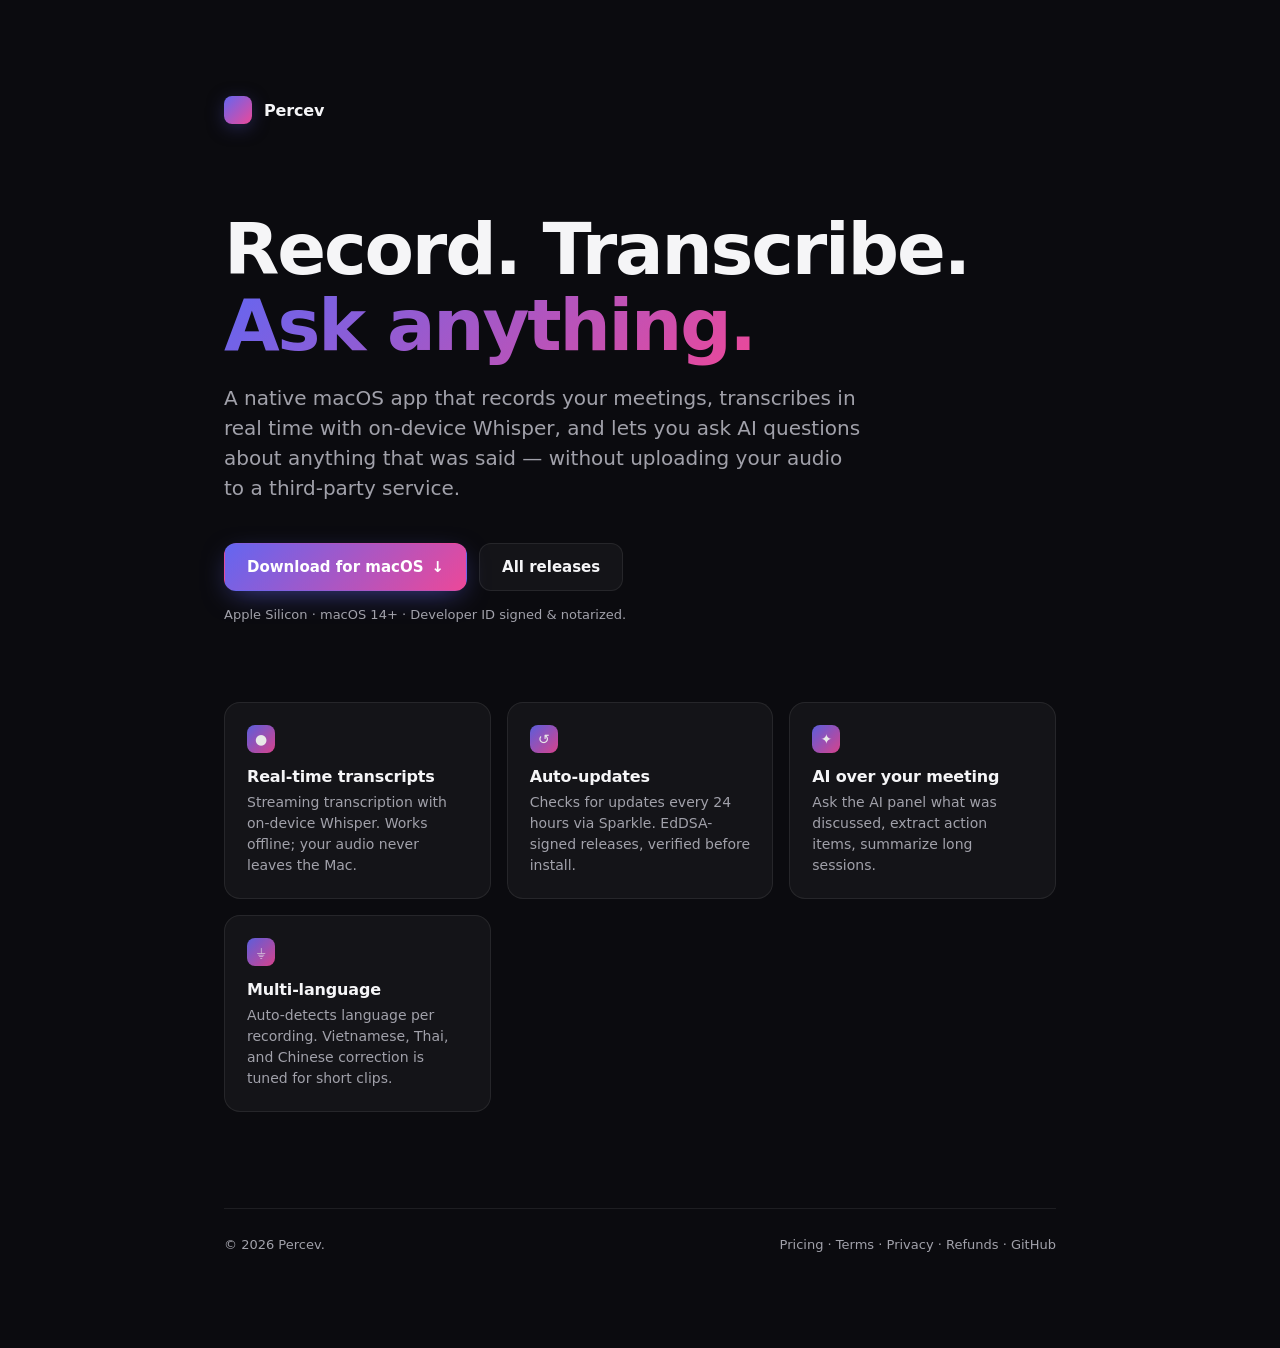
<file: index.html>
<!doctype html>
<html lang="en">
<head>
  <meta charset="utf-8" />
  <meta name="viewport" content="width=device-width, initial-scale=1" />
  <title>Percev — Meeting recording, transcription & AI for macOS</title>
  <meta name="description" content="Percev records your meetings, transcribes them in real time, and lets you ask AI questions about what was said. A native macOS app." />
  <meta property="og:title" content="Percev" />
  <meta property="og:description" content="Meeting recording, transcription & AI — native on macOS." />
  <meta property="og:url" content="https://percev.app/" />
  <meta name="theme-color" content="#0b0b0f" />
  <link rel="icon" type="image/svg+xml" href="data:image/svg+xml,%3Csvg xmlns='http://www.w3.org/2000/svg' viewBox='0 0 64 64'%3E%3Cdefs%3E%3ClinearGradient id='g' x1='0' y1='0' x2='1' y2='1'%3E%3Cstop offset='0' stop-color='%236366f1'/%3E%3Cstop offset='1' stop-color='%23ec4899'/%3E%3C/linearGradient%3E%3C/defs%3E%3Ccircle cx='32' cy='32' r='30' fill='url(%23g)'/%3E%3Cpath d='M18 40 Q26 16 32 32 T46 24' stroke='white' stroke-width='4' fill='none' stroke-linecap='round'/%3E%3C/svg%3E" />
  <style>
    :root {
      --bg: #0b0b0f;
      --fg: #f5f5f7;
      --muted: #a1a1aa;
      --accent: #6366f1;
      --accent-2: #ec4899;
      --card: rgba(255,255,255,0.04);
      --border: rgba(255,255,255,0.08);
    }
    * { box-sizing: border-box; }
    html, body {
      margin: 0;
      padding: 0;
      background: var(--bg);
      color: var(--fg);
      font-family: -apple-system, BlinkMacSystemFont, "SF Pro Display", "SF Pro Text", "Inter", system-ui, sans-serif;
      -webkit-font-smoothing: antialiased;
      text-rendering: optimizeLegibility;
    }
    a { color: inherit; text-decoration: none; }
    main {
      max-width: 880px;
      margin: 0 auto;
      padding: 96px 24px 96px;
    }
    @media (max-width: 640px) {
      main { padding: 64px 20px 80px; }
    }
    header.nav {
      display: flex;
      align-items: center;
      gap: 12px;
      margin-bottom: 88px;
      font-weight: 600;
      letter-spacing: -0.01em;
    }
    header.nav .dot {
      width: 28px; height: 28px;
      border-radius: 8px;
      background: linear-gradient(135deg, var(--accent), var(--accent-2));
      box-shadow: 0 4px 20px -4px rgba(99,102,241,0.5);
    }
    h1 {
      font-size: clamp(44px, 7vw, 72px);
      line-height: 1.05;
      letter-spacing: -0.03em;
      margin: 0 0 20px;
      font-weight: 700;
    }
    h1 .gradient {
      background: linear-gradient(135deg, var(--accent), var(--accent-2));
      -webkit-background-clip: text;
      background-clip: text;
      color: transparent;
    }
    .lead {
      font-size: 20px;
      line-height: 1.5;
      color: var(--muted);
      max-width: 640px;
      margin: 0 0 40px;
    }
    .cta-row {
      display: flex;
      flex-wrap: wrap;
      gap: 12px;
      margin-bottom: 16px;
    }
    .btn {
      display: inline-flex;
      align-items: center;
      gap: 8px;
      padding: 14px 22px;
      border-radius: 12px;
      font-weight: 600;
      font-size: 15px;
      transition: transform .08s ease, background .15s ease, border-color .15s ease;
      border: 1px solid transparent;
      user-select: none;
    }
    .btn:active { transform: translateY(1px); }
    .btn-primary {
      background: linear-gradient(135deg, var(--accent), var(--accent-2));
      color: white;
      box-shadow: 0 8px 28px -8px rgba(99,102,241,0.6);
    }
    .btn-primary:hover { filter: brightness(1.08); }
    .btn-secondary {
      background: var(--card);
      border-color: var(--border);
      color: var(--fg);
    }
    .btn-secondary:hover { background: rgba(255,255,255,0.07); }
    .meta {
      font-size: 13px;
      color: var(--muted);
      margin-top: 6px;
    }
    section.features {
      display: grid;
      grid-template-columns: repeat(auto-fit, minmax(240px, 1fr));
      gap: 16px;
      margin: 80px 0 0;
    }
    .card {
      background: var(--card);
      border: 1px solid var(--border);
      border-radius: 16px;
      padding: 22px;
    }
    .card h3 {
      margin: 0 0 6px;
      font-size: 16px;
      font-weight: 600;
      letter-spacing: -0.01em;
    }
    .card p {
      margin: 0;
      font-size: 14px;
      line-height: 1.5;
      color: var(--muted);
    }
    .card .icon {
      width: 28px; height: 28px;
      border-radius: 8px;
      background: linear-gradient(135deg, var(--accent), var(--accent-2));
      opacity: 0.9;
      margin-bottom: 14px;
      display: grid;
      place-items: center;
      color: white;
      font-size: 14px;
    }
    footer {
      margin-top: 96px;
      padding-top: 28px;
      border-top: 1px solid var(--border);
      font-size: 13px;
      color: var(--muted);
      display: flex;
      flex-wrap: wrap;
      gap: 16px;
      justify-content: space-between;
    }
    footer a:hover { color: var(--fg); }
  </style>
</head>
<body>
  <main>
    <header class="nav">
      <div class="dot" aria-hidden="true"></div>
      <span>Percev</span>
    </header>

    <h1>Record. Transcribe. <span class="gradient">Ask anything.</span></h1>

    <p class="lead">
      A native macOS app that records your meetings, transcribes in real time with on-device Whisper, and lets you ask AI questions about anything that was said — without uploading your audio to a third-party service.
    </p>

    <div class="cta-row">
      <a class="btn btn-primary" href="https://github.com/sunfmin/percev.app/releases/latest">
        Download for macOS
        <span aria-hidden="true">↓</span>
      </a>
      <a class="btn btn-secondary" href="https://github.com/sunfmin/percev.app/releases">
        All releases
      </a>
    </div>
    <p class="meta">Apple Silicon · macOS 14+ · Developer ID signed &amp; notarized.</p>

    <section class="features">
      <div class="card">
        <div class="icon" aria-hidden="true">●</div>
        <h3>Real-time transcripts</h3>
        <p>Streaming transcription with on-device Whisper. Works offline; your audio never leaves the Mac.</p>
      </div>
      <div class="card">
        <div class="icon" aria-hidden="true">↺</div>
        <h3>Auto-updates</h3>
        <p>Checks for updates every 24 hours via Sparkle. EdDSA-signed releases, verified before install.</p>
      </div>
      <div class="card">
        <div class="icon" aria-hidden="true">✦</div>
        <h3>AI over your meeting</h3>
        <p>Ask the AI panel what was discussed, extract action items, summarize long sessions.</p>
      </div>
      <div class="card">
        <div class="icon" aria-hidden="true">⏚</div>
        <h3>Multi-language</h3>
        <p>Auto-detects language per recording. Vietnamese, Thai, and Chinese correction is tuned for short clips.</p>
      </div>
    </section>

    <footer>
      <div>© <span id="year">2026</span> Percev.</div>
      <div>
        <a href="/pricing.html">Pricing</a> ·
        <a href="/terms.html">Terms</a> ·
        <a href="/privacy.html">Privacy</a> ·
        <a href="/refund.html">Refunds</a> ·
        <a href="https://github.com/sunfmin/percev.app">GitHub</a>
      </div>
    </footer>
  </main>
  <script>
    document.getElementById('year').textContent = new Date().getFullYear();
  </script>
</body>
</html>
</file>
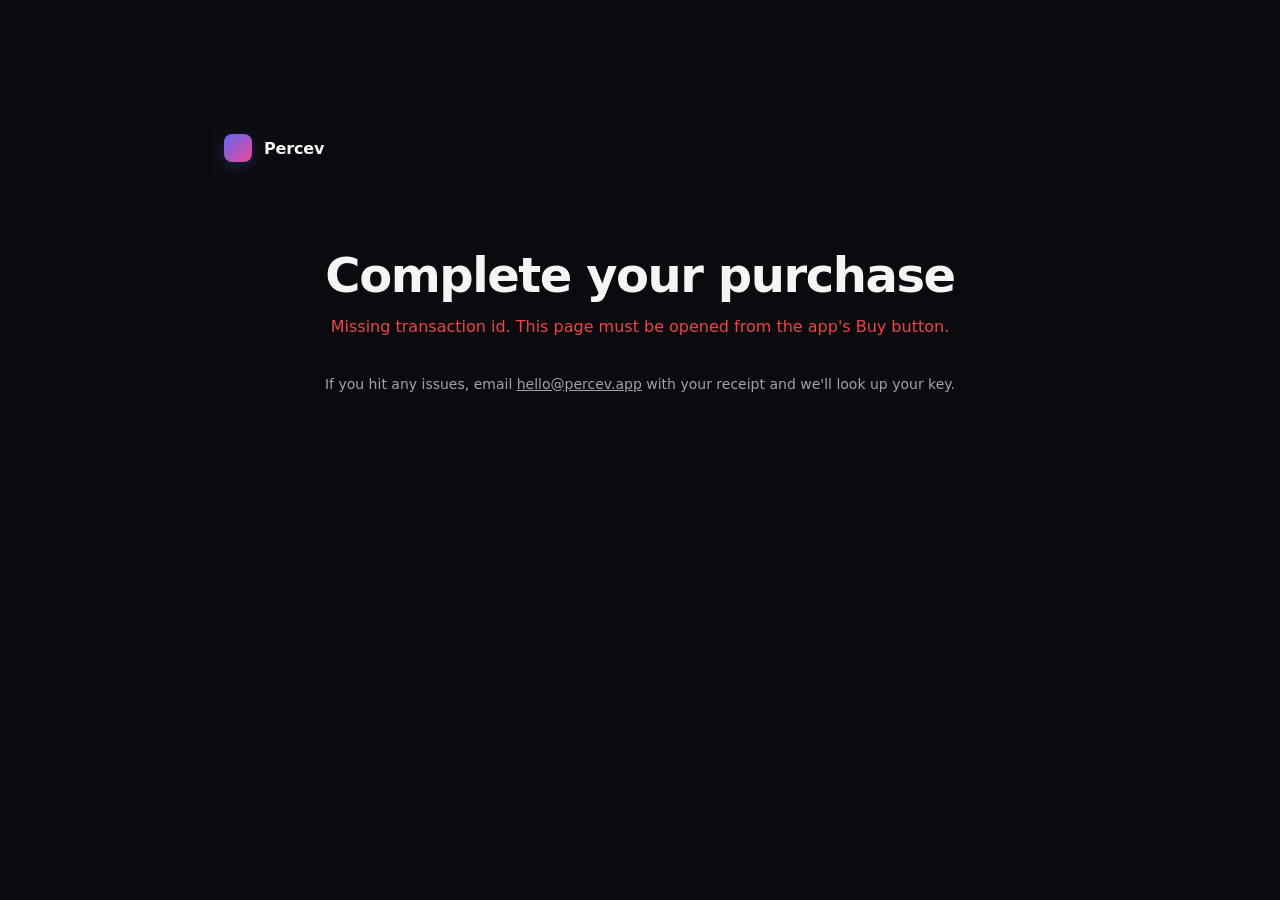
<file: checkout.html>
<!DOCTYPE html>
<html lang="en">
<head>
  <meta charset="utf-8" />
  <meta name="viewport" content="width=device-width, initial-scale=1" />
  <title>Checkout — Percev</title>
  <meta name="robots" content="noindex, nofollow" />
  <link rel="stylesheet" href="style.css" />
  <link rel="icon" href="data:image/svg+xml,%3Csvg xmlns='http://www.w3.org/2000/svg' viewBox='0 0 28 28'%3E%3Crect width='28' height='28' rx='8' fill='%236366f1'/%3E%3C/svg%3E" />
  <style>
    main.checkout { text-align: center; min-height: 60vh; display: flex; flex-direction: column; justify-content: center; }
    .status { font-size: 18px; color: var(--muted); margin: 16px 0 4px; }
    .error { color: #ef4444; margin-top: 16px; }
    .muted-link { color: var(--muted); font-size: 14px; margin-top: 24px; }
    .muted-link a { text-decoration: underline; }

    #successBox { display: none; text-align: left; max-width: 560px; margin: 24px auto 0; }
    #successBox.visible { display: block; }
    #successBox h2 {
      font-size: 28px;
      margin: 0 0 8px;
      background: linear-gradient(135deg, var(--accent), var(--accent-2));
      -webkit-background-clip: text;
      background-clip: text;
      -webkit-text-fill-color: transparent;
    }
    #successBox p { margin: 8px 0; color: var(--muted); }
    #successBox .instructions { margin-top: 20px; font-size: 14px; color: var(--muted); }
    #successBox .instructions strong { color: var(--fg); }

    .keyRow {
      display: flex;
      gap: 8px;
      align-items: stretch;
      margin: 16px 0 4px;
    }
    .keyBox {
      flex: 1;
      font-family: ui-monospace, SFMono-Regular, Menlo, Consolas, monospace;
      font-size: 18px;
      letter-spacing: 0.04em;
      padding: 14px 16px;
      background: var(--card);
      border: 1px solid var(--border);
      border-radius: 8px;
      color: var(--fg);
      word-break: break-all;
      user-select: all;
    }
    .copyBtn {
      flex-shrink: 0;
      padding: 0 18px;
      background: var(--accent);
      color: white;
      border: none;
      border-radius: 8px;
      font-size: 14px;
      font-weight: 600;
      cursor: pointer;
      transition: background 0.15s;
    }
    .copyBtn:hover { background: #4f52d9; }
    .copyBtn.copied { background: #22c55e; }
    .emailHint {
      font-size: 13px;
      color: var(--muted);
      margin-top: 6px;
    }
  </style>
</head>
<body>
  <main class="checkout">
    <header class="nav">
      <a class="home" href="/"><span class="dot"></span><span>Percev</span></a>
    </header>

    <h1 id="heading" style="font-size: clamp(32px, 5vw, 48px); margin: 0;">Complete your purchase</h1>
    <p class="status" id="status">Opening Paddle checkout…</p>
    <p class="error" id="error" hidden></p>

    <section id="successBox" aria-live="polite">
      <h2>You're in. Thanks for supporting Percev.</h2>
      <p>Here's your lifetime license key — save it somewhere safe.</p>
      <div class="keyRow">
        <code class="keyBox" id="licenseKey"></code>
        <button class="copyBtn" id="copyBtn" type="button">Copy</button>
      </div>
      <p class="emailHint">We'll also email a copy of this key to <strong id="receiptEmail">the email you used at checkout</strong>.</p>
      <p class="instructions">
        <strong>To activate:</strong> open Percev → Settings → License → <strong>Enter License…</strong>,
        paste your email plus the key above, and click <strong>Activate</strong>.
      </p>
    </section>

    <p class="muted-link">
      If you hit any issues, email <a href="mailto:hello@percev.app">hello@percev.app</a> with your receipt and we'll look up your key.
    </p>
  </main>

  <script src="https://cdn.paddle.com/paddle/v2/paddle.js"></script>
  <script>
    (function () {
      var params = new URLSearchParams(window.location.search);
      var transactionId = params.get("_ptxn");
      var env = params.get("_env") === "sandbox" ? "sandbox" : "production";

      var statusEl = document.getElementById("status");
      var errorEl = document.getElementById("error");
      var headingEl = document.getElementById("heading");
      var successBox = document.getElementById("successBox");
      var licenseKeyEl = document.getElementById("licenseKey");
      var copyBtn = document.getElementById("copyBtn");
      var receiptEmailEl = document.getElementById("receiptEmail");

      function fail(msg) {
        statusEl.hidden = true;
        errorEl.textContent = msg;
        errorEl.hidden = false;
      }

      function showSuccess(licenseKey, email) {
        statusEl.hidden = true;
        headingEl.textContent = "Welcome to Percev Lifetime";
        licenseKeyEl.textContent = licenseKey;
        if (email) {
          receiptEmailEl.textContent = email;
        }
        successBox.classList.add("visible");
      }

      copyBtn.addEventListener("click", function () {
        var key = licenseKeyEl.textContent;
        if (!key) return;
        if (navigator.clipboard && navigator.clipboard.writeText) {
          navigator.clipboard.writeText(key).then(markCopied, fallbackCopy);
        } else {
          fallbackCopy();
        }
        function markCopied() {
          copyBtn.textContent = "Copied!";
          copyBtn.classList.add("copied");
          setTimeout(function () {
            copyBtn.textContent = "Copy";
            copyBtn.classList.remove("copied");
          }, 1800);
        }
        function fallbackCopy() {
          // Select-all fallback for older browsers.
          var range = document.createRange();
          range.selectNodeContents(licenseKeyEl);
          var sel = window.getSelection();
          sel.removeAllRanges();
          sel.addRange(range);
          try { document.execCommand("copy"); markCopied(); } catch (e) { /* no-op */ }
        }
      });

      if (!transactionId) {
        fail("Missing transaction id. This page must be opened from the app's Buy button.");
        return;
      }

      // Paddle Billing client-side tokens (public — safe to ship in page source).
      // Generate these in the Paddle dashboard: Developer Tools → Authentication → Client-side tokens.
      var TOKENS = {
        sandbox: "test_b54254fdb7d1b60f3010ec0bed5",
        production: "{{PRODUCTION_CLIENT_TOKEN}}"
      };

      var token = TOKENS[env];
      if (!token || token.indexOf("{{") === 0) {
        fail("Checkout is not yet configured for the " + env + " environment. Please contact support.");
        return;
      }

      Paddle.Environment.set(env);
      Paddle.Setup({
        token: token,
        eventCallback: function (ev) {
          if (ev.name === "checkout.completed") {
            var data = ev.data || {};
            var licenseKey = data.custom_data && data.custom_data.license_key;
            var email =
              (data.customer && data.customer.email) ||
              (data.customer_details && data.customer_details.email) ||
              null;
            if (licenseKey) {
              showSuccess(licenseKey, email);
            } else {
              statusEl.textContent =
                "Thanks — your purchase went through, but the license key couldn't be displayed here. " +
                "Email hello@percev.app with your receipt and we'll send it.";
            }
          } else if (ev.name === "checkout.error") {
            fail("Paddle reported a checkout error. Please retry or contact support.");
          }
        }
      });

      Paddle.Checkout.open({
        transactionId: transactionId,
        settings: {
          displayMode: "overlay",
          theme: "dark"
        }
      });
    })();
  </script>
</body>
</html>
</file>
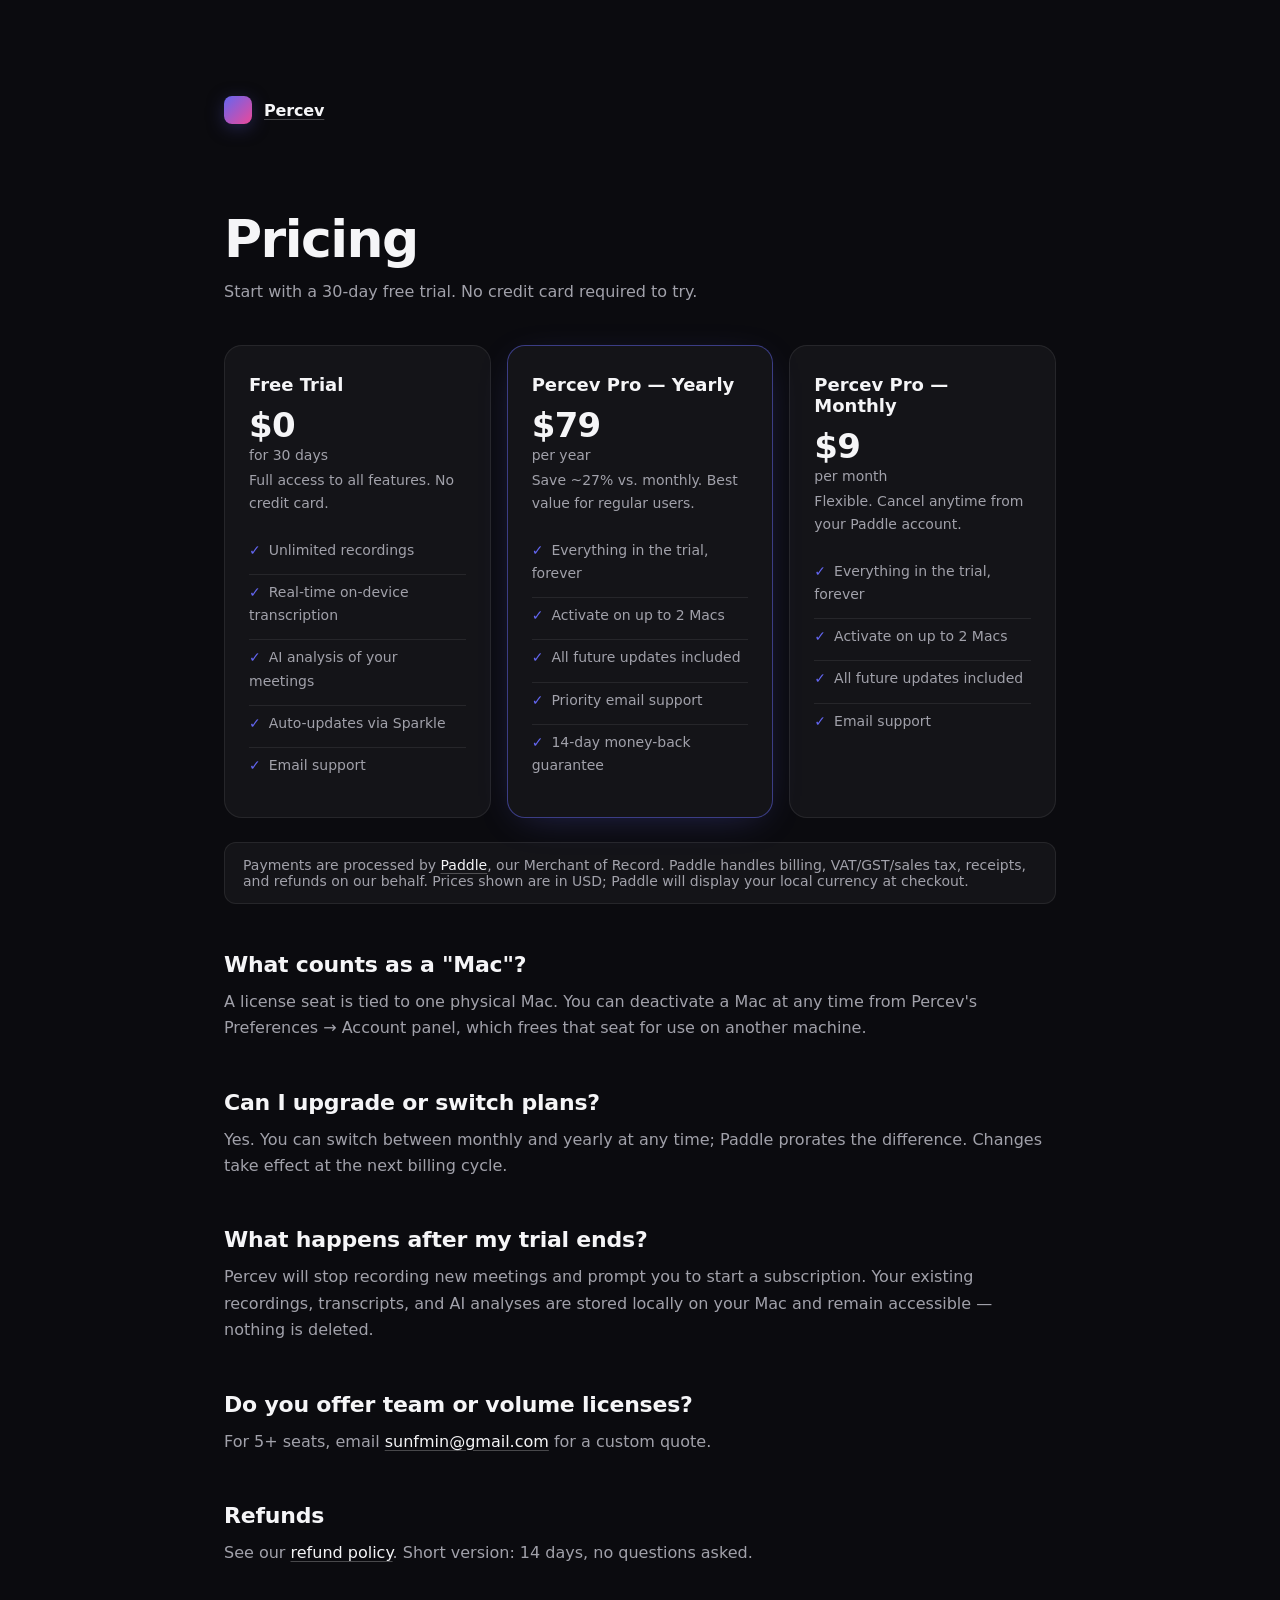
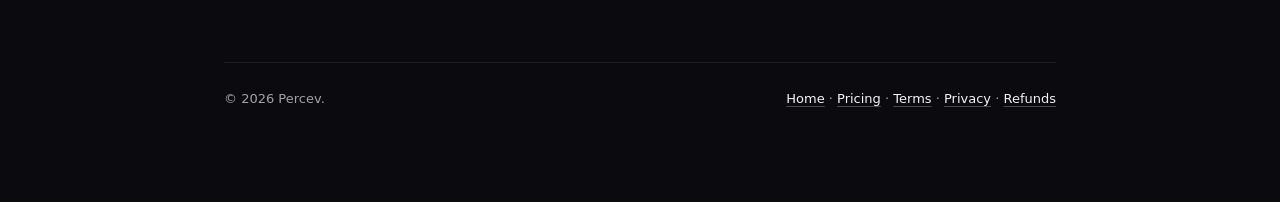
<file: pricing.html>
<!doctype html>
<html lang="en">
<head>
  <meta charset="utf-8" />
  <meta name="viewport" content="width=device-width, initial-scale=1" />
  <title>Pricing — Percev</title>
  <meta name="description" content="Percev pricing — a native macOS app for meeting recording, transcription, and AI analysis. 30-day free trial." />
  <meta property="og:title" content="Percev Pricing" />
  <meta property="og:description" content="Simple pricing. 30-day free trial, no credit card required." />
  <meta property="og:url" content="https://percev.app/pricing.html" />
  <meta name="theme-color" content="#0b0b0f" />
  <link rel="icon" type="image/svg+xml" href="data:image/svg+xml,%3Csvg xmlns='http://www.w3.org/2000/svg' viewBox='0 0 64 64'%3E%3Cdefs%3E%3ClinearGradient id='g' x1='0' y1='0' x2='1' y2='1'%3E%3Cstop offset='0' stop-color='%236366f1'/%3E%3Cstop offset='1' stop-color='%23ec4899'/%3E%3C/linearGradient%3E%3C/defs%3E%3Ccircle cx='32' cy='32' r='30' fill='url(%23g)'/%3E%3Cpath d='M18 40 Q26 16 32 32 T46 24' stroke='white' stroke-width='4' fill='none' stroke-linecap='round'/%3E%3C/svg%3E" />
  <link rel="stylesheet" href="/style.css" />
</head>
<body>
  <main class="doc">
    <header class="nav">
      <a href="/" class="home">
        <div class="dot" aria-hidden="true"></div>
        <span>Percev</span>
      </a>
    </header>

    <h1>Pricing</h1>
    <p class="lead">Start with a 30-day free trial. No credit card required to try.</p>

    <div class="pricing-grid">
      <div class="plan">
        <h3>Free Trial</h3>
        <div class="price">$0</div>
        <div class="price-period">for 30 days</div>
        <p class="plan-desc">Full access to all features. No credit card.</p>
        <ul>
          <li>Unlimited recordings</li>
          <li>Real-time on-device transcription</li>
          <li>AI analysis of your meetings</li>
          <li>Auto-updates via Sparkle</li>
          <li>Email support</li>
        </ul>
      </div>

      <div class="plan featured">
        <h3>Percev Pro — Yearly</h3>
        <div class="price">$79</div>
        <div class="price-period">per year</div>
        <p class="plan-desc">Save ~27% vs. monthly. Best value for regular users.</p>
        <ul>
          <li>Everything in the trial, forever</li>
          <li>Activate on up to 2 Macs</li>
          <li>All future updates included</li>
          <li>Priority email support</li>
          <li>14-day money-back guarantee</li>
        </ul>
      </div>

      <div class="plan">
        <h3>Percev Pro — Monthly</h3>
        <div class="price">$9</div>
        <div class="price-period">per month</div>
        <p class="plan-desc">Flexible. Cancel anytime from your Paddle account.</p>
        <ul>
          <li>Everything in the trial, forever</li>
          <li>Activate on up to 2 Macs</li>
          <li>All future updates included</li>
          <li>Email support</li>
        </ul>
      </div>
    </div>

    <div class="note">
      Payments are processed by <a href="https://paddle.com" rel="noopener">Paddle</a>, our Merchant of Record. Paddle handles billing, VAT/GST/sales tax, receipts, and refunds on our behalf. Prices shown are in USD; Paddle will display your local currency at checkout.
    </div>

    <h2>What counts as a "Mac"?</h2>
    <p>A license seat is tied to one physical Mac. You can deactivate a Mac at any time from Percev's Preferences → Account panel, which frees that seat for use on another machine.</p>

    <h2>Can I upgrade or switch plans?</h2>
    <p>Yes. You can switch between monthly and yearly at any time; Paddle prorates the difference. Changes take effect at the next billing cycle.</p>

    <h2>What happens after my trial ends?</h2>
    <p>Percev will stop recording new meetings and prompt you to start a subscription. Your existing recordings, transcripts, and AI analyses are stored locally on your Mac and remain accessible — nothing is deleted.</p>

    <h2>Do you offer team or volume licenses?</h2>
    <p>For 5+ seats, email <a href="mailto:sunfmin@gmail.com">sunfmin@gmail.com</a> for a custom quote.</p>

    <h2>Refunds</h2>
    <p>See our <a href="/refund.html">refund policy</a>. Short version: 14 days, no questions asked.</p>

    <footer class="site-footer">
      <div>© <span id="year">2026</span> Percev.</div>
      <div>
        <a href="/">Home</a> ·
        <a href="/pricing.html">Pricing</a> ·
        <a href="/terms.html">Terms</a> ·
        <a href="/privacy.html">Privacy</a> ·
        <a href="/refund.html">Refunds</a>
      </div>
    </footer>
  </main>
  <script>
    document.getElementById('year').textContent = new Date().getFullYear();
  </script>
</body>
</html>
</file>
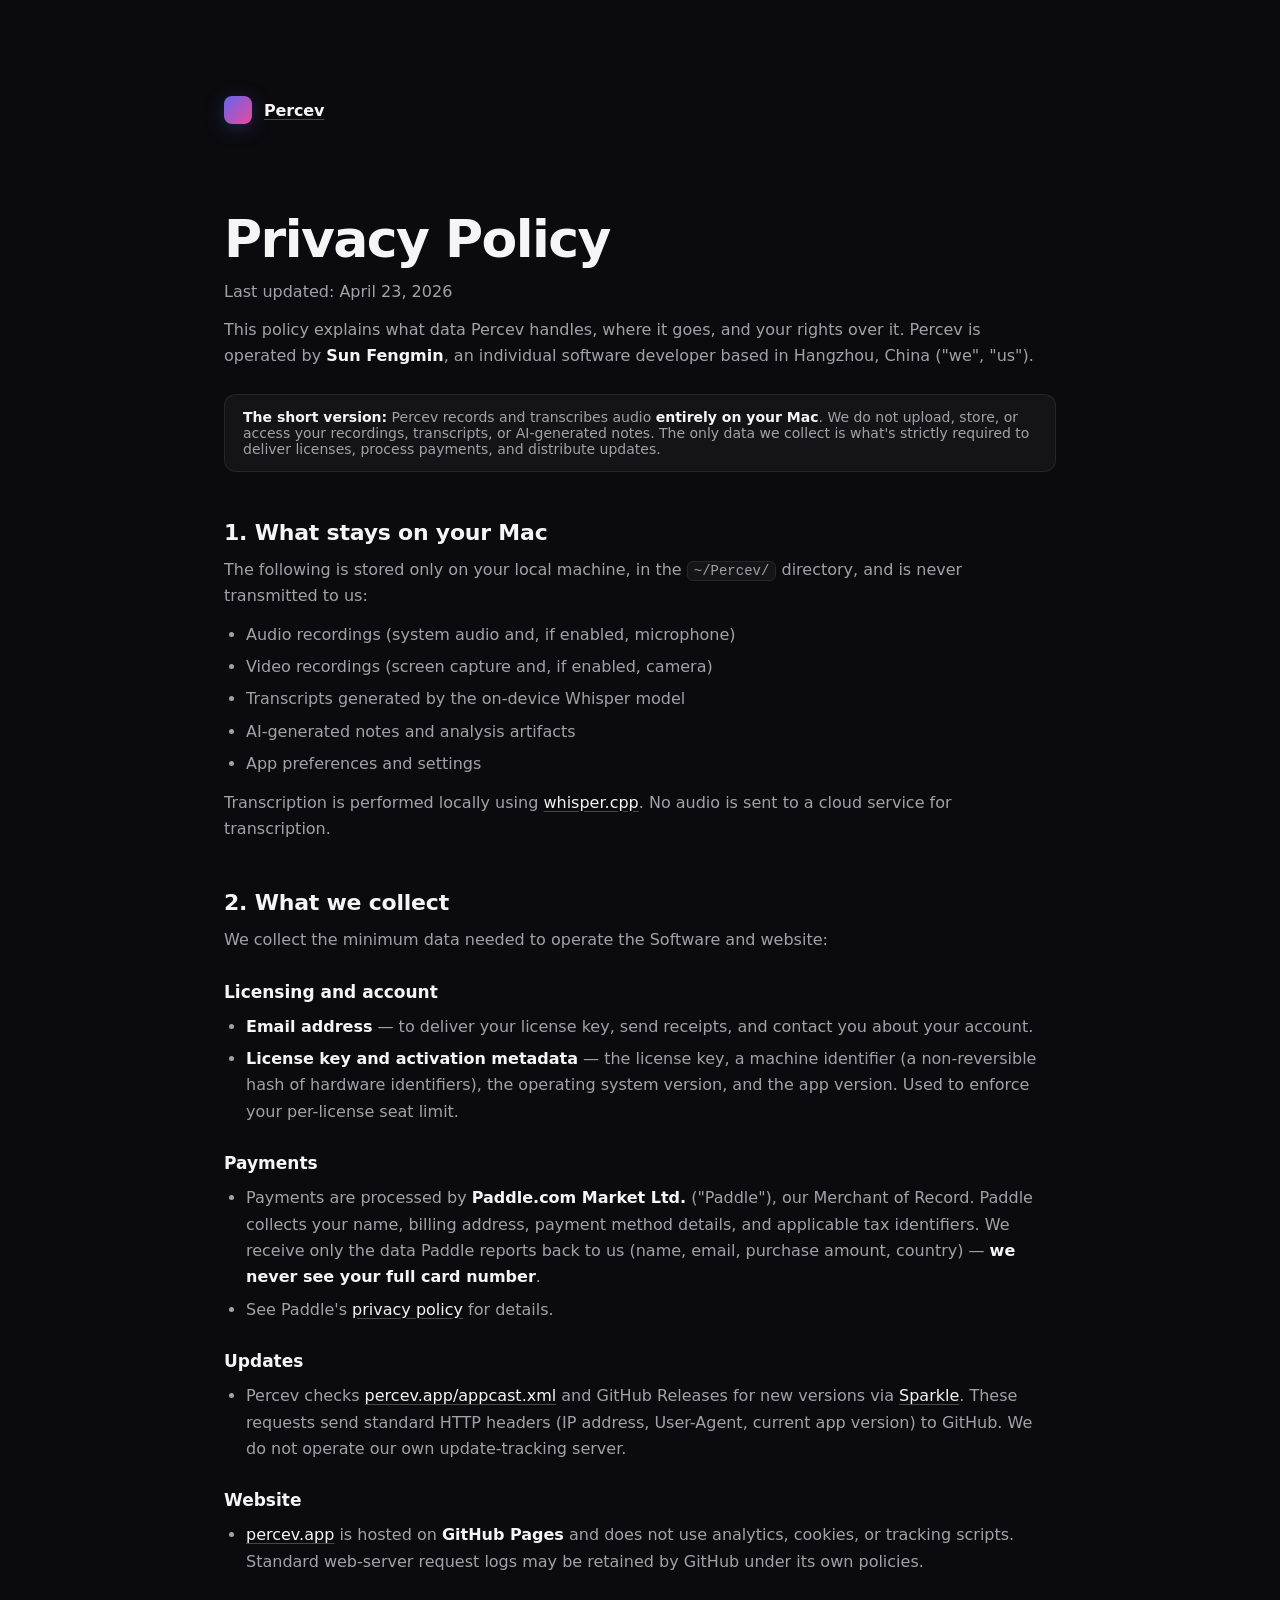
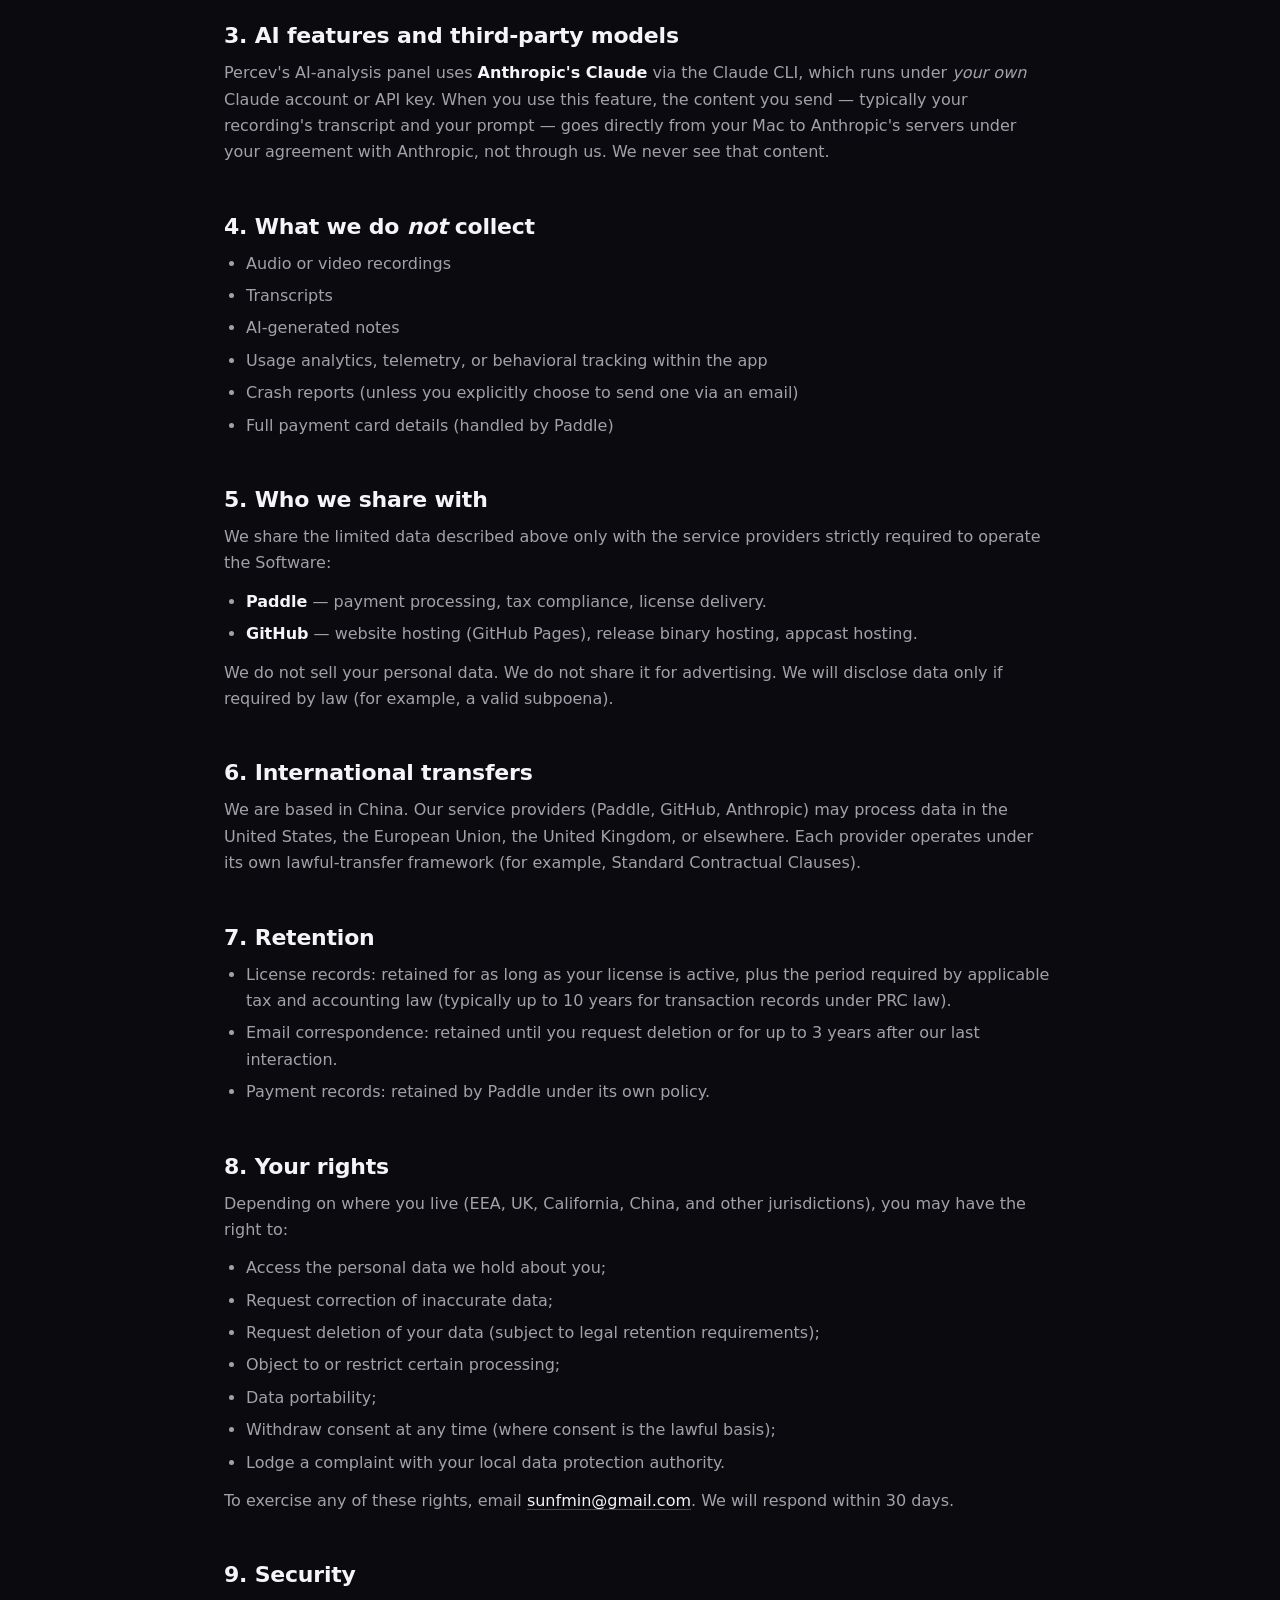
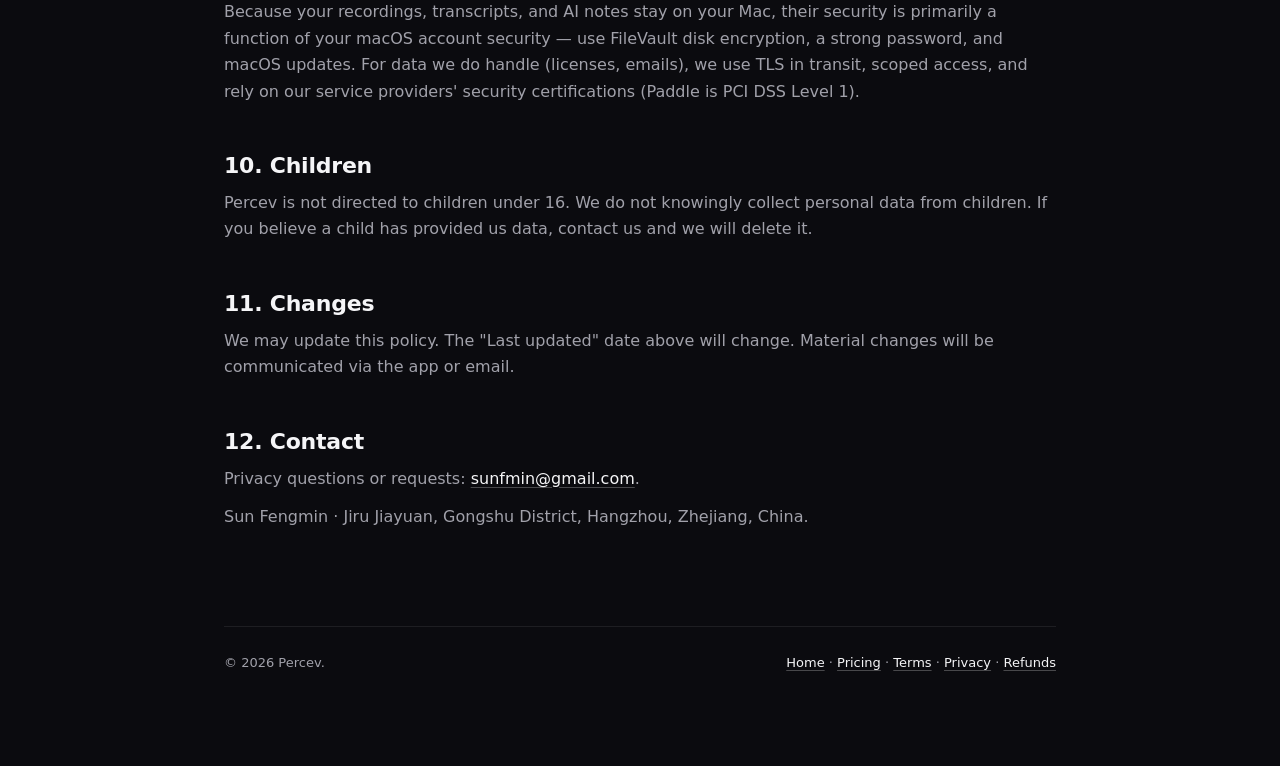
<file: privacy.html>
<!doctype html>
<html lang="en">
<head>
  <meta charset="utf-8" />
  <meta name="viewport" content="width=device-width, initial-scale=1" />
  <title>Privacy Policy — Percev</title>
  <meta name="description" content="Percev Privacy Policy — what we collect, what we don't, and who we share it with." />
  <meta name="theme-color" content="#0b0b0f" />
  <link rel="icon" type="image/svg+xml" href="data:image/svg+xml,%3Csvg xmlns='http://www.w3.org/2000/svg' viewBox='0 0 64 64'%3E%3Cdefs%3E%3ClinearGradient id='g' x1='0' y1='0' x2='1' y2='1'%3E%3Cstop offset='0' stop-color='%236366f1'/%3E%3Cstop offset='1' stop-color='%23ec4899'/%3E%3C/linearGradient%3E%3C/defs%3E%3Ccircle cx='32' cy='32' r='30' fill='url(%23g)'/%3E%3Cpath d='M18 40 Q26 16 32 32 T46 24' stroke='white' stroke-width='4' fill='none' stroke-linecap='round'/%3E%3C/svg%3E" />
  <link rel="stylesheet" href="/style.css" />
</head>
<body>
  <main class="doc">
    <header class="nav">
      <a href="/" class="home">
        <div class="dot" aria-hidden="true"></div>
        <span>Percev</span>
      </a>
    </header>

    <h1>Privacy Policy</h1>
    <p class="meta">Last updated: April 23, 2026</p>

    <p>This policy explains what data Percev handles, where it goes, and your rights over it. Percev is operated by <strong>Sun Fengmin</strong>, an individual software developer based in Hangzhou, China ("we", "us").</p>

    <div class="note">
      <strong>The short version:</strong> Percev records and transcribes audio <strong>entirely on your Mac</strong>. We do not upload, store, or access your recordings, transcripts, or AI-generated notes. The only data we collect is what's strictly required to deliver licenses, process payments, and distribute updates.
    </div>

    <h2>1. What stays on your Mac</h2>
    <p>The following is stored only on your local machine, in the <code>~/Percev/</code> directory, and is never transmitted to us:</p>
    <ul>
      <li>Audio recordings (system audio and, if enabled, microphone)</li>
      <li>Video recordings (screen capture and, if enabled, camera)</li>
      <li>Transcripts generated by the on-device Whisper model</li>
      <li>AI-generated notes and analysis artifacts</li>
      <li>App preferences and settings</li>
    </ul>
    <p>Transcription is performed locally using <a href="https://github.com/ggerganov/whisper.cpp" rel="noopener">whisper.cpp</a>. No audio is sent to a cloud service for transcription.</p>

    <h2>2. What we collect</h2>
    <p>We collect the minimum data needed to operate the Software and website:</p>

    <h3>Licensing and account</h3>
    <ul>
      <li><strong>Email address</strong> — to deliver your license key, send receipts, and contact you about your account.</li>
      <li><strong>License key and activation metadata</strong> — the license key, a machine identifier (a non-reversible hash of hardware identifiers), the operating system version, and the app version. Used to enforce your per-license seat limit.</li>
    </ul>

    <h3>Payments</h3>
    <ul>
      <li>Payments are processed by <strong>Paddle.com Market Ltd.</strong> ("Paddle"), our Merchant of Record. Paddle collects your name, billing address, payment method details, and applicable tax identifiers. We receive only the data Paddle reports back to us (name, email, purchase amount, country) — <strong>we never see your full card number</strong>.</li>
      <li>See Paddle's <a href="https://www.paddle.com/legal/privacy" rel="noopener">privacy policy</a> for details.</li>
    </ul>

    <h3>Updates</h3>
    <ul>
      <li>Percev checks <a href="https://percev.app/appcast.xml">percev.app/appcast.xml</a> and GitHub Releases for new versions via <a href="https://sparkle-project.org" rel="noopener">Sparkle</a>. These requests send standard HTTP headers (IP address, User-Agent, current app version) to GitHub. We do not operate our own update-tracking server.</li>
    </ul>

    <h3>Website</h3>
    <ul>
      <li><a href="https://percev.app">percev.app</a> is hosted on <strong>GitHub Pages</strong> and does not use analytics, cookies, or tracking scripts. Standard web-server request logs may be retained by GitHub under its own policies.</li>
    </ul>

    <h2>3. AI features and third-party models</h2>
    <p>Percev's AI-analysis panel uses <strong>Anthropic's Claude</strong> via the Claude CLI, which runs under <em>your own</em> Claude account or API key. When you use this feature, the content you send — typically your recording's transcript and your prompt — goes directly from your Mac to Anthropic's servers under your agreement with Anthropic, not through us. We never see that content.</p>

    <h2>4. What we do <em>not</em> collect</h2>
    <ul>
      <li>Audio or video recordings</li>
      <li>Transcripts</li>
      <li>AI-generated notes</li>
      <li>Usage analytics, telemetry, or behavioral tracking within the app</li>
      <li>Crash reports (unless you explicitly choose to send one via an email)</li>
      <li>Full payment card details (handled by Paddle)</li>
    </ul>

    <h2>5. Who we share with</h2>
    <p>We share the limited data described above only with the service providers strictly required to operate the Software:</p>
    <ul>
      <li><strong>Paddle</strong> — payment processing, tax compliance, license delivery.</li>
      <li><strong>GitHub</strong> — website hosting (GitHub Pages), release binary hosting, appcast hosting.</li>
    </ul>
    <p>We do not sell your personal data. We do not share it for advertising. We will disclose data only if required by law (for example, a valid subpoena).</p>

    <h2>6. International transfers</h2>
    <p>We are based in China. Our service providers (Paddle, GitHub, Anthropic) may process data in the United States, the European Union, the United Kingdom, or elsewhere. Each provider operates under its own lawful-transfer framework (for example, Standard Contractual Clauses).</p>

    <h2>7. Retention</h2>
    <ul>
      <li>License records: retained for as long as your license is active, plus the period required by applicable tax and accounting law (typically up to 10 years for transaction records under PRC law).</li>
      <li>Email correspondence: retained until you request deletion or for up to 3 years after our last interaction.</li>
      <li>Payment records: retained by Paddle under its own policy.</li>
    </ul>

    <h2>8. Your rights</h2>
    <p>Depending on where you live (EEA, UK, California, China, and other jurisdictions), you may have the right to:</p>
    <ul>
      <li>Access the personal data we hold about you;</li>
      <li>Request correction of inaccurate data;</li>
      <li>Request deletion of your data (subject to legal retention requirements);</li>
      <li>Object to or restrict certain processing;</li>
      <li>Data portability;</li>
      <li>Withdraw consent at any time (where consent is the lawful basis);</li>
      <li>Lodge a complaint with your local data protection authority.</li>
    </ul>
    <p>To exercise any of these rights, email <a href="mailto:sunfmin@gmail.com">sunfmin@gmail.com</a>. We will respond within 30 days.</p>

    <h2>9. Security</h2>
    <p>Because your recordings, transcripts, and AI notes stay on your Mac, their security is primarily a function of your macOS account security — use FileVault disk encryption, a strong password, and macOS updates. For data we do handle (licenses, emails), we use TLS in transit, scoped access, and rely on our service providers' security certifications (Paddle is PCI DSS Level 1).</p>

    <h2>10. Children</h2>
    <p>Percev is not directed to children under 16. We do not knowingly collect personal data from children. If you believe a child has provided us data, contact us and we will delete it.</p>

    <h2>11. Changes</h2>
    <p>We may update this policy. The "Last updated" date above will change. Material changes will be communicated via the app or email.</p>

    <h2>12. Contact</h2>
    <p>Privacy questions or requests: <a href="mailto:sunfmin@gmail.com">sunfmin@gmail.com</a>.</p>

    <p class="meta">Sun Fengmin · Jiru Jiayuan, Gongshu District, Hangzhou, Zhejiang, China.</p>

    <footer class="site-footer">
      <div>© <span id="year">2026</span> Percev.</div>
      <div>
        <a href="/">Home</a> ·
        <a href="/pricing.html">Pricing</a> ·
        <a href="/terms.html">Terms</a> ·
        <a href="/privacy.html">Privacy</a> ·
        <a href="/refund.html">Refunds</a>
      </div>
    </footer>
  </main>
  <script>
    document.getElementById('year').textContent = new Date().getFullYear();
  </script>
</body>
</html>
</file>
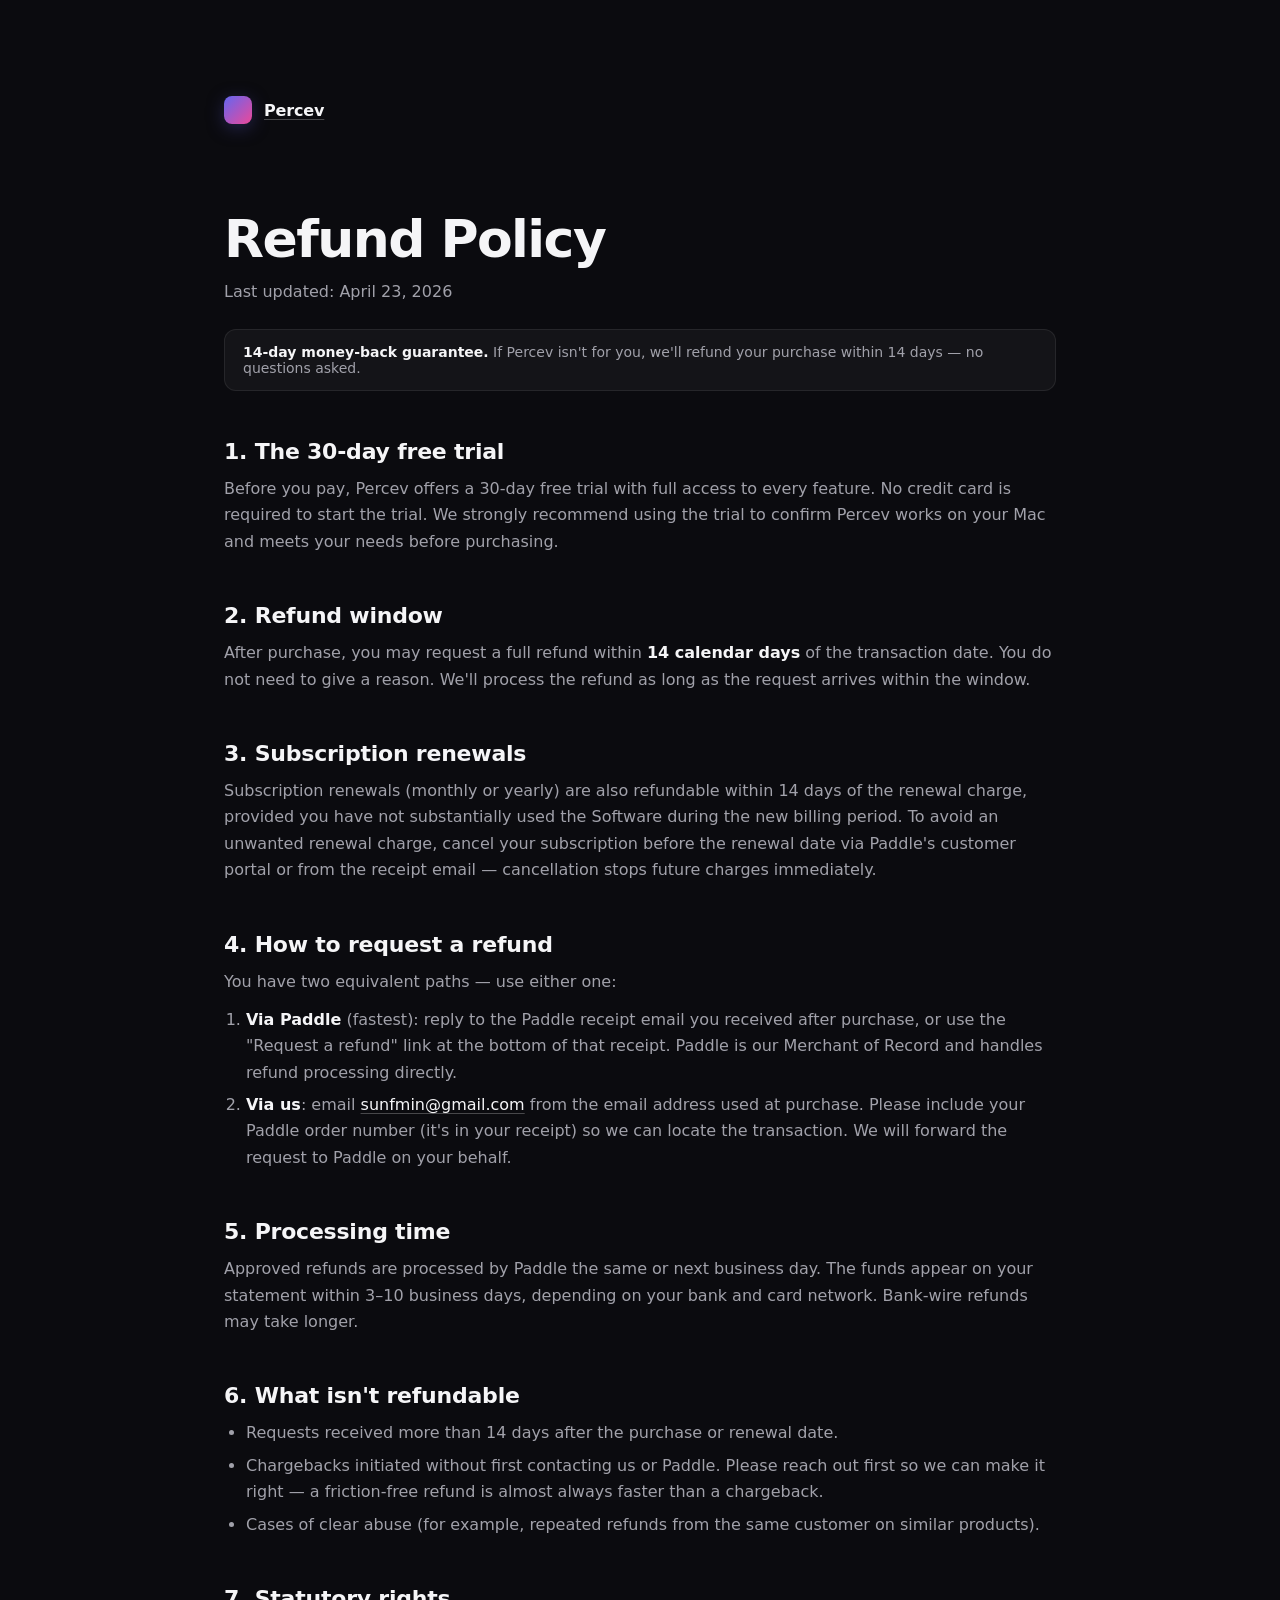
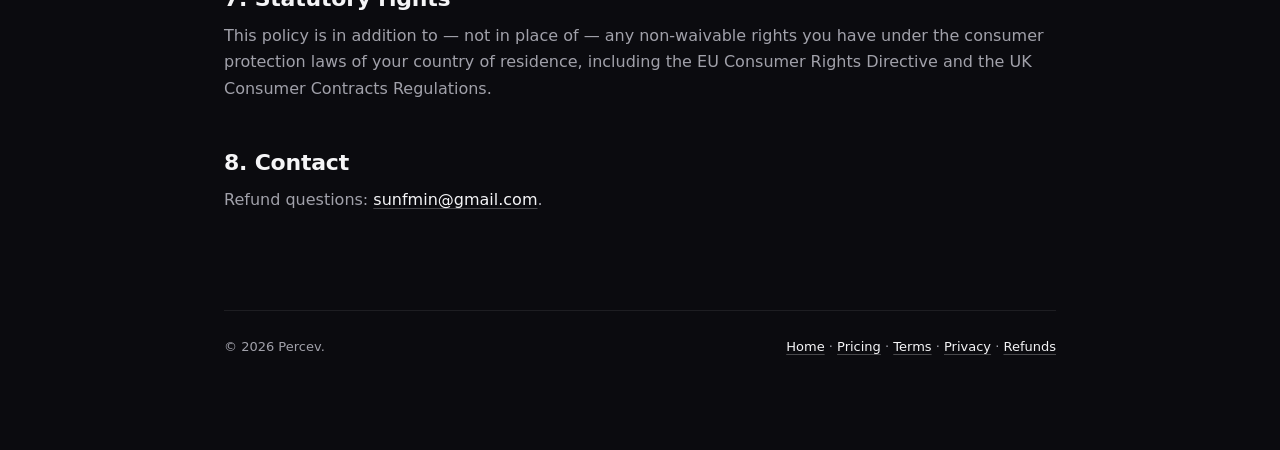
<file: refund.html>
<!doctype html>
<html lang="en">
<head>
  <meta charset="utf-8" />
  <meta name="viewport" content="width=device-width, initial-scale=1" />
  <title>Refund Policy — Percev</title>
  <meta name="description" content="Percev Refund Policy — 14-day money-back guarantee." />
  <meta name="theme-color" content="#0b0b0f" />
  <link rel="icon" type="image/svg+xml" href="data:image/svg+xml,%3Csvg xmlns='http://www.w3.org/2000/svg' viewBox='0 0 64 64'%3E%3Cdefs%3E%3ClinearGradient id='g' x1='0' y1='0' x2='1' y2='1'%3E%3Cstop offset='0' stop-color='%236366f1'/%3E%3Cstop offset='1' stop-color='%23ec4899'/%3E%3C/linearGradient%3E%3C/defs%3E%3Ccircle cx='32' cy='32' r='30' fill='url(%23g)'/%3E%3Cpath d='M18 40 Q26 16 32 32 T46 24' stroke='white' stroke-width='4' fill='none' stroke-linecap='round'/%3E%3C/svg%3E" />
  <link rel="stylesheet" href="/style.css" />
</head>
<body>
  <main class="doc">
    <header class="nav">
      <a href="/" class="home">
        <div class="dot" aria-hidden="true"></div>
        <span>Percev</span>
      </a>
    </header>

    <h1>Refund Policy</h1>
    <p class="meta">Last updated: April 23, 2026</p>

    <div class="note">
      <strong>14-day money-back guarantee.</strong> If Percev isn't for you, we'll refund your purchase within 14 days — no questions asked.
    </div>

    <h2>1. The 30-day free trial</h2>
    <p>Before you pay, Percev offers a 30-day free trial with full access to every feature. No credit card is required to start the trial. We strongly recommend using the trial to confirm Percev works on your Mac and meets your needs before purchasing.</p>

    <h2>2. Refund window</h2>
    <p>After purchase, you may request a full refund within <strong>14 calendar days</strong> of the transaction date. You do not need to give a reason. We'll process the refund as long as the request arrives within the window.</p>

    <h2>3. Subscription renewals</h2>
    <p>Subscription renewals (monthly or yearly) are also refundable within 14 days of the renewal charge, provided you have not substantially used the Software during the new billing period. To avoid an unwanted renewal charge, cancel your subscription before the renewal date via Paddle's customer portal or from the receipt email — cancellation stops future charges immediately.</p>

    <h2>4. How to request a refund</h2>
    <p>You have two equivalent paths — use either one:</p>
    <ol>
      <li><strong>Via Paddle</strong> (fastest): reply to the Paddle receipt email you received after purchase, or use the "Request a refund" link at the bottom of that receipt. Paddle is our Merchant of Record and handles refund processing directly.</li>
      <li><strong>Via us</strong>: email <a href="mailto:sunfmin@gmail.com">sunfmin@gmail.com</a> from the email address used at purchase. Please include your Paddle order number (it's in your receipt) so we can locate the transaction. We will forward the request to Paddle on your behalf.</li>
    </ol>

    <h2>5. Processing time</h2>
    <p>Approved refunds are processed by Paddle the same or next business day. The funds appear on your statement within 3–10 business days, depending on your bank and card network. Bank-wire refunds may take longer.</p>

    <h2>6. What isn't refundable</h2>
    <ul>
      <li>Requests received more than 14 days after the purchase or renewal date.</li>
      <li>Chargebacks initiated without first contacting us or Paddle. Please reach out first so we can make it right — a friction-free refund is almost always faster than a chargeback.</li>
      <li>Cases of clear abuse (for example, repeated refunds from the same customer on similar products).</li>
    </ul>

    <h2>7. Statutory rights</h2>
    <p>This policy is in addition to — not in place of — any non-waivable rights you have under the consumer protection laws of your country of residence, including the EU Consumer Rights Directive and the UK Consumer Contracts Regulations.</p>

    <h2>8. Contact</h2>
    <p>Refund questions: <a href="mailto:sunfmin@gmail.com">sunfmin@gmail.com</a>.</p>

    <footer class="site-footer">
      <div>© <span id="year">2026</span> Percev.</div>
      <div>
        <a href="/">Home</a> ·
        <a href="/pricing.html">Pricing</a> ·
        <a href="/terms.html">Terms</a> ·
        <a href="/privacy.html">Privacy</a> ·
        <a href="/refund.html">Refunds</a>
      </div>
    </footer>
  </main>
  <script>
    document.getElementById('year').textContent = new Date().getFullYear();
  </script>
</body>
</html>
</file>
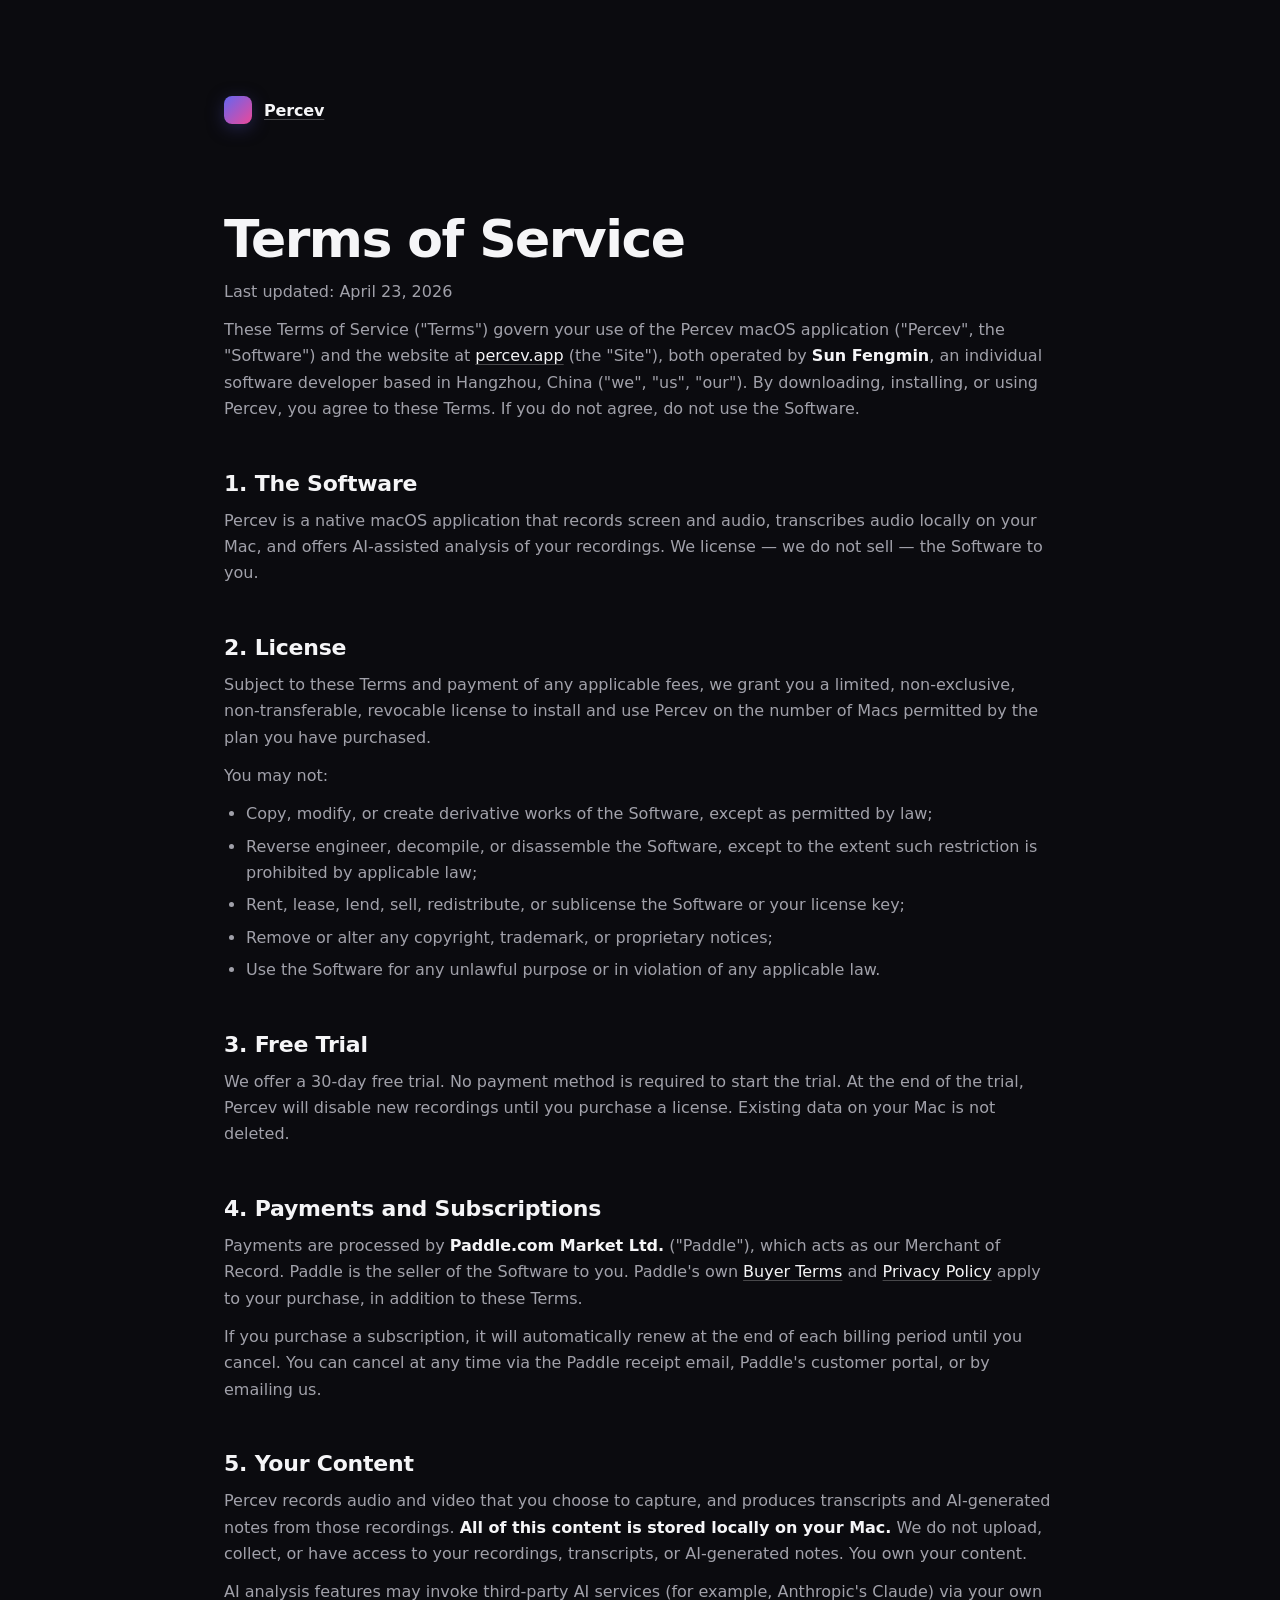
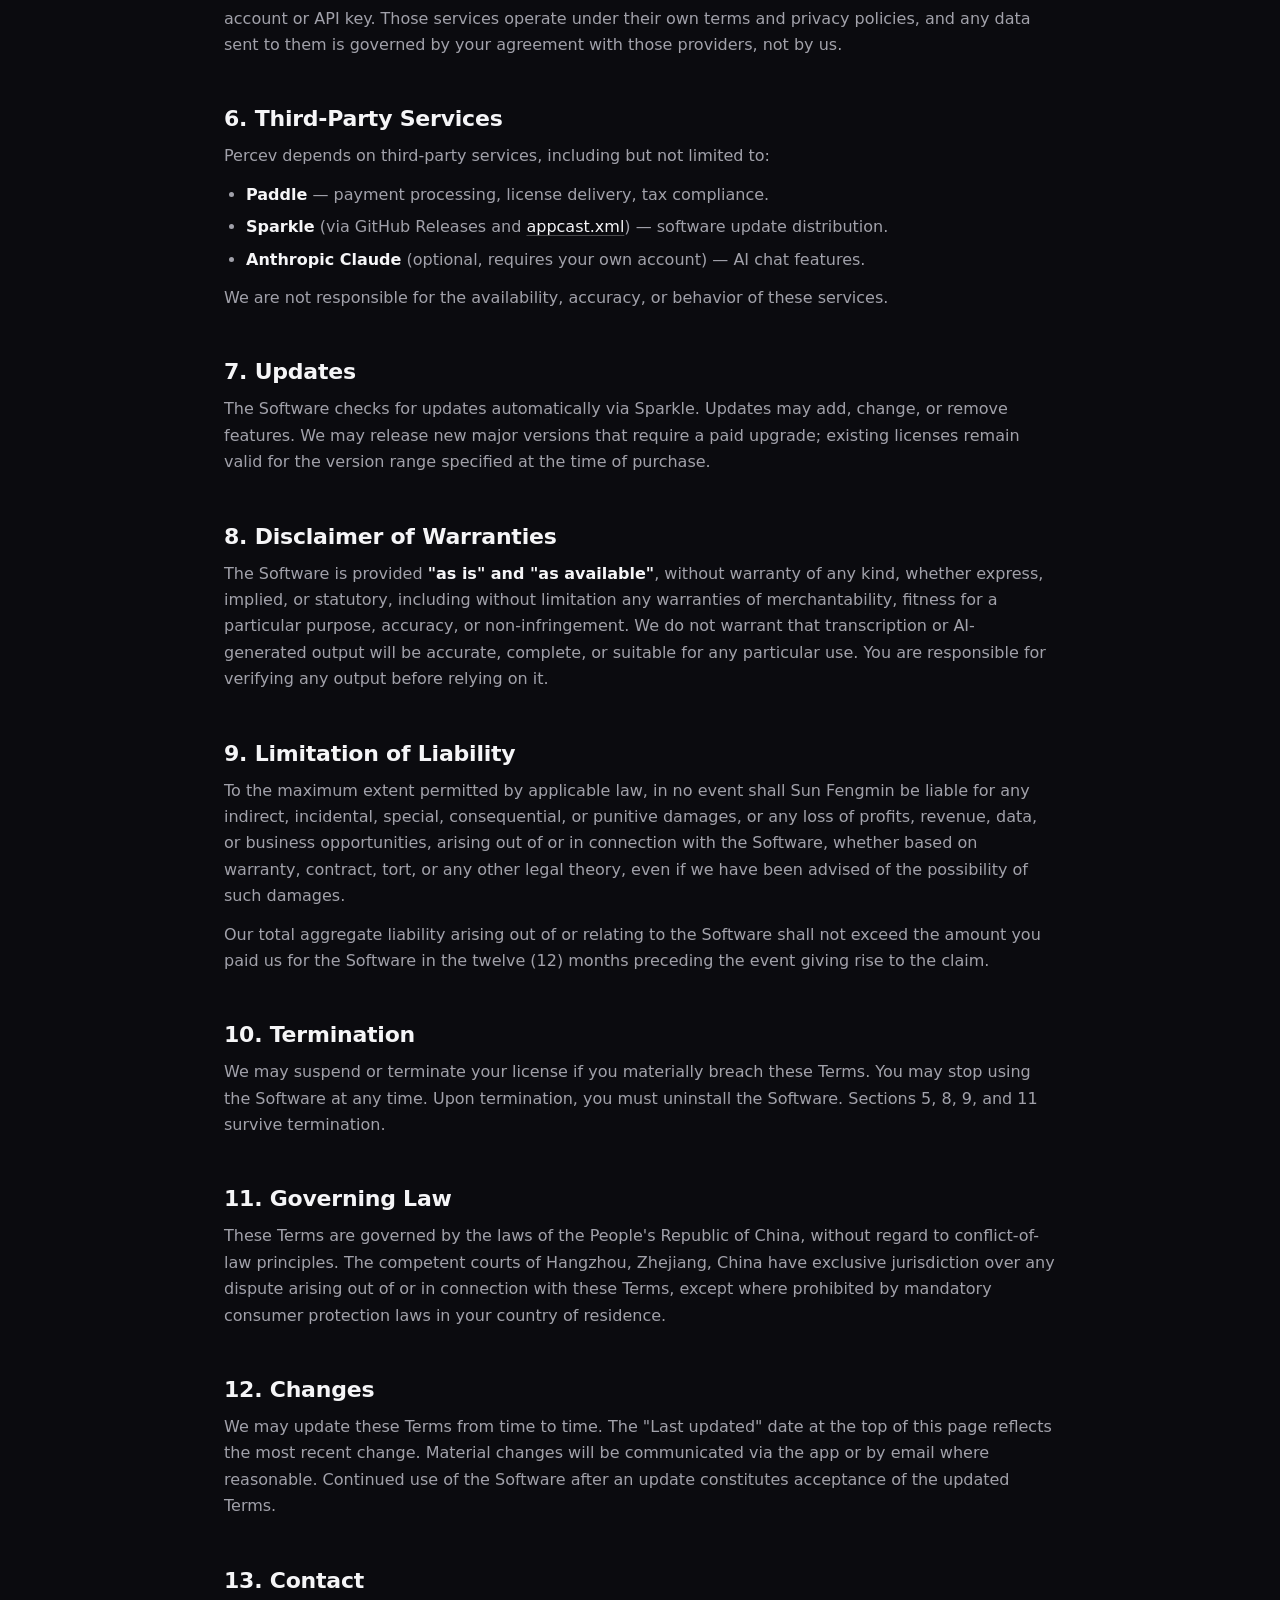
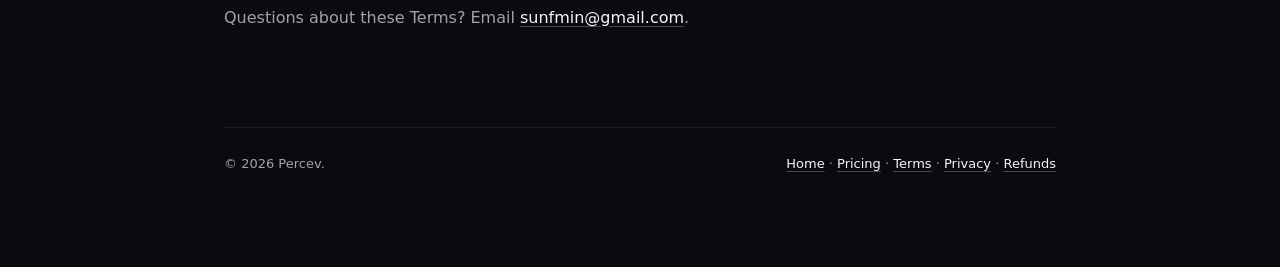
<file: terms.html>
<!doctype html>
<html lang="en">
<head>
  <meta charset="utf-8" />
  <meta name="viewport" content="width=device-width, initial-scale=1" />
  <title>Terms of Service — Percev</title>
  <meta name="description" content="Percev Terms of Service." />
  <meta name="theme-color" content="#0b0b0f" />
  <link rel="icon" type="image/svg+xml" href="data:image/svg+xml,%3Csvg xmlns='http://www.w3.org/2000/svg' viewBox='0 0 64 64'%3E%3Cdefs%3E%3ClinearGradient id='g' x1='0' y1='0' x2='1' y2='1'%3E%3Cstop offset='0' stop-color='%236366f1'/%3E%3Cstop offset='1' stop-color='%23ec4899'/%3E%3C/linearGradient%3E%3C/defs%3E%3Ccircle cx='32' cy='32' r='30' fill='url(%23g)'/%3E%3Cpath d='M18 40 Q26 16 32 32 T46 24' stroke='white' stroke-width='4' fill='none' stroke-linecap='round'/%3E%3C/svg%3E" />
  <link rel="stylesheet" href="/style.css" />
</head>
<body>
  <main class="doc">
    <header class="nav">
      <a href="/" class="home">
        <div class="dot" aria-hidden="true"></div>
        <span>Percev</span>
      </a>
    </header>

    <h1>Terms of Service</h1>
    <p class="meta">Last updated: April 23, 2026</p>

    <p>These Terms of Service ("Terms") govern your use of the Percev macOS application ("Percev", the "Software") and the website at <a href="https://percev.app">percev.app</a> (the "Site"), both operated by <strong>Sun Fengmin</strong>, an individual software developer based in Hangzhou, China ("we", "us", "our"). By downloading, installing, or using Percev, you agree to these Terms. If you do not agree, do not use the Software.</p>

    <h2>1. The Software</h2>
    <p>Percev is a native macOS application that records screen and audio, transcribes audio locally on your Mac, and offers AI-assisted analysis of your recordings. We license — we do not sell — the Software to you.</p>

    <h2>2. License</h2>
    <p>Subject to these Terms and payment of any applicable fees, we grant you a limited, non-exclusive, non-transferable, revocable license to install and use Percev on the number of Macs permitted by the plan you have purchased.</p>

    <p>You may not:</p>
    <ul>
      <li>Copy, modify, or create derivative works of the Software, except as permitted by law;</li>
      <li>Reverse engineer, decompile, or disassemble the Software, except to the extent such restriction is prohibited by applicable law;</li>
      <li>Rent, lease, lend, sell, redistribute, or sublicense the Software or your license key;</li>
      <li>Remove or alter any copyright, trademark, or proprietary notices;</li>
      <li>Use the Software for any unlawful purpose or in violation of any applicable law.</li>
    </ul>

    <h2>3. Free Trial</h2>
    <p>We offer a 30-day free trial. No payment method is required to start the trial. At the end of the trial, Percev will disable new recordings until you purchase a license. Existing data on your Mac is not deleted.</p>

    <h2>4. Payments and Subscriptions</h2>
    <p>Payments are processed by <strong>Paddle.com Market Ltd.</strong> ("Paddle"), which acts as our Merchant of Record. Paddle is the seller of the Software to you. Paddle's own <a href="https://www.paddle.com/legal/checkout-buyer-terms" rel="noopener">Buyer Terms</a> and <a href="https://www.paddle.com/legal/privacy" rel="noopener">Privacy Policy</a> apply to your purchase, in addition to these Terms.</p>

    <p>If you purchase a subscription, it will automatically renew at the end of each billing period until you cancel. You can cancel at any time via the Paddle receipt email, Paddle's customer portal, or by emailing us.</p>

    <h2>5. Your Content</h2>
    <p>Percev records audio and video that you choose to capture, and produces transcripts and AI-generated notes from those recordings. <strong>All of this content is stored locally on your Mac.</strong> We do not upload, collect, or have access to your recordings, transcripts, or AI-generated notes. You own your content.</p>

    <p>AI analysis features may invoke third-party AI services (for example, Anthropic's Claude) via your own account or API key. Those services operate under their own terms and privacy policies, and any data sent to them is governed by your agreement with those providers, not by us.</p>

    <h2>6. Third-Party Services</h2>
    <p>Percev depends on third-party services, including but not limited to:</p>
    <ul>
      <li><strong>Paddle</strong> — payment processing, license delivery, tax compliance.</li>
      <li><strong>Sparkle</strong> (via GitHub Releases and <a href="https://percev.app/appcast.xml">appcast.xml</a>) — software update distribution.</li>
      <li><strong>Anthropic Claude</strong> (optional, requires your own account) — AI chat features.</li>
    </ul>
    <p>We are not responsible for the availability, accuracy, or behavior of these services.</p>

    <h2>7. Updates</h2>
    <p>The Software checks for updates automatically via Sparkle. Updates may add, change, or remove features. We may release new major versions that require a paid upgrade; existing licenses remain valid for the version range specified at the time of purchase.</p>

    <h2>8. Disclaimer of Warranties</h2>
    <p>The Software is provided <strong>"as is" and "as available"</strong>, without warranty of any kind, whether express, implied, or statutory, including without limitation any warranties of merchantability, fitness for a particular purpose, accuracy, or non-infringement. We do not warrant that transcription or AI-generated output will be accurate, complete, or suitable for any particular use. You are responsible for verifying any output before relying on it.</p>

    <h2>9. Limitation of Liability</h2>
    <p>To the maximum extent permitted by applicable law, in no event shall Sun Fengmin be liable for any indirect, incidental, special, consequential, or punitive damages, or any loss of profits, revenue, data, or business opportunities, arising out of or in connection with the Software, whether based on warranty, contract, tort, or any other legal theory, even if we have been advised of the possibility of such damages.</p>

    <p>Our total aggregate liability arising out of or relating to the Software shall not exceed the amount you paid us for the Software in the twelve (12) months preceding the event giving rise to the claim.</p>

    <h2>10. Termination</h2>
    <p>We may suspend or terminate your license if you materially breach these Terms. You may stop using the Software at any time. Upon termination, you must uninstall the Software. Sections 5, 8, 9, and 11 survive termination.</p>

    <h2>11. Governing Law</h2>
    <p>These Terms are governed by the laws of the People's Republic of China, without regard to conflict-of-law principles. The competent courts of Hangzhou, Zhejiang, China have exclusive jurisdiction over any dispute arising out of or in connection with these Terms, except where prohibited by mandatory consumer protection laws in your country of residence.</p>

    <h2>12. Changes</h2>
    <p>We may update these Terms from time to time. The "Last updated" date at the top of this page reflects the most recent change. Material changes will be communicated via the app or by email where reasonable. Continued use of the Software after an update constitutes acceptance of the updated Terms.</p>

    <h2>13. Contact</h2>
    <p>Questions about these Terms? Email <a href="mailto:sunfmin@gmail.com">sunfmin@gmail.com</a>.</p>

    <footer class="site-footer">
      <div>© <span id="year">2026</span> Percev.</div>
      <div>
        <a href="/">Home</a> ·
        <a href="/pricing.html">Pricing</a> ·
        <a href="/terms.html">Terms</a> ·
        <a href="/privacy.html">Privacy</a> ·
        <a href="/refund.html">Refunds</a>
      </div>
    </footer>
  </main>
  <script>
    document.getElementById('year').textContent = new Date().getFullYear();
  </script>
</body>
</html>
</file>
<file: style.css>
:root {
  --bg: #0b0b0f;
  --fg: #f5f5f7;
  --muted: #a1a1aa;
  --accent: #6366f1;
  --accent-2: #ec4899;
  --card: rgba(255,255,255,0.04);
  --border: rgba(255,255,255,0.08);
}

* { box-sizing: border-box; }

html, body {
  margin: 0;
  padding: 0;
  background: var(--bg);
  color: var(--fg);
  font-family: -apple-system, BlinkMacSystemFont, "SF Pro Display", "SF Pro Text", "Inter", system-ui, sans-serif;
  -webkit-font-smoothing: antialiased;
  text-rendering: optimizeLegibility;
}

a { color: inherit; text-decoration: none; }

main {
  max-width: 880px;
  margin: 0 auto;
  padding: 96px 24px 96px;
}

@media (max-width: 640px) {
  main { padding: 64px 20px 80px; }
}

header.nav {
  display: flex;
  align-items: center;
  gap: 12px;
  margin-bottom: 88px;
  font-weight: 600;
  letter-spacing: -0.01em;
}

header.nav a.home {
  display: flex;
  align-items: center;
  gap: 12px;
}

header.nav .dot {
  width: 28px;
  height: 28px;
  border-radius: 8px;
  background: linear-gradient(135deg, var(--accent), var(--accent-2));
  box-shadow: 0 4px 20px -4px rgba(99,102,241,0.5);
}

h1 {
  font-size: clamp(44px, 7vw, 72px);
  line-height: 1.05;
  letter-spacing: -0.03em;
  margin: 0 0 20px;
  font-weight: 700;
}

h1 .gradient {
  background: linear-gradient(135deg, var(--accent), var(--accent-2));
  -webkit-background-clip: text;
  background-clip: text;
  color: transparent;
}

.lead {
  font-size: 20px;
  line-height: 1.5;
  color: var(--muted);
  max-width: 640px;
  margin: 0 0 40px;
}

.cta-row {
  display: flex;
  flex-wrap: wrap;
  gap: 12px;
  margin-bottom: 16px;
}

.btn {
  display: inline-flex;
  align-items: center;
  gap: 8px;
  padding: 14px 22px;
  border-radius: 12px;
  font-weight: 600;
  font-size: 15px;
  transition: transform .08s ease, background .15s ease, border-color .15s ease;
  border: 1px solid transparent;
  user-select: none;
}

.btn:active { transform: translateY(1px); }

.btn-primary {
  background: linear-gradient(135deg, var(--accent), var(--accent-2));
  color: white;
  box-shadow: 0 8px 28px -8px rgba(99,102,241,0.6);
}

.btn-primary:hover { filter: brightness(1.08); }

.btn-secondary {
  background: var(--card);
  border-color: var(--border);
  color: var(--fg);
}

.btn-secondary:hover { background: rgba(255,255,255,0.07); }

.meta {
  font-size: 13px;
  color: var(--muted);
  margin-top: 6px;
}

section.features {
  display: grid;
  grid-template-columns: repeat(auto-fit, minmax(240px, 1fr));
  gap: 16px;
  margin: 80px 0 0;
}

.card {
  background: var(--card);
  border: 1px solid var(--border);
  border-radius: 16px;
  padding: 22px;
}

.card h3 {
  margin: 0 0 6px;
  font-size: 16px;
  font-weight: 600;
  letter-spacing: -0.01em;
}

.card p {
  margin: 0;
  font-size: 14px;
  line-height: 1.5;
  color: var(--muted);
}

.card .icon {
  width: 28px;
  height: 28px;
  border-radius: 8px;
  background: linear-gradient(135deg, var(--accent), var(--accent-2));
  opacity: 0.9;
  margin-bottom: 14px;
  display: grid;
  place-items: center;
  color: white;
  font-size: 14px;
}

footer.site-footer {
  margin-top: 96px;
  padding-top: 28px;
  border-top: 1px solid var(--border);
  font-size: 13px;
  color: var(--muted);
  display: flex;
  flex-wrap: wrap;
  gap: 16px;
  justify-content: space-between;
}

footer.site-footer a:hover { color: var(--fg); }

/* Document (legal / pricing) pages */
.doc h1 {
  font-size: clamp(36px, 5vw, 52px);
  margin-bottom: 8px;
}

.doc h2 {
  font-size: 22px;
  font-weight: 600;
  letter-spacing: -0.01em;
  margin: 48px 0 12px;
}

.doc h3 {
  font-size: 17px;
  font-weight: 600;
  margin: 28px 0 8px;
  color: var(--fg);
}

.doc p,
.doc li {
  font-size: 16px;
  line-height: 1.65;
  color: var(--muted);
}

.doc p { margin: 12px 0; }

.doc ul,
.doc ol {
  padding-left: 22px;
  margin: 12px 0;
}

.doc li { margin: 6px 0; }

.doc a {
  color: var(--fg);
  text-decoration: underline;
  text-decoration-color: rgba(255,255,255,0.25);
  text-underline-offset: 3px;
}

.doc a:hover { text-decoration-color: var(--accent); }

.doc strong { color: var(--fg); }

.doc code {
  font-family: ui-monospace, SFMono-Regular, Menlo, monospace;
  font-size: 14px;
  background: var(--card);
  border: 1px solid var(--border);
  padding: 1px 6px;
  border-radius: 6px;
}

.doc .note {
  margin: 24px 0;
  padding: 14px 18px;
  background: var(--card);
  border: 1px solid var(--border);
  border-radius: 12px;
  font-size: 14px;
  color: var(--muted);
}

/* Pricing-specific */
.pricing-grid {
  display: grid;
  grid-template-columns: repeat(auto-fit, minmax(260px, 1fr));
  gap: 16px;
  margin: 40px 0 0;
}

.plan {
  background: var(--card);
  border: 1px solid var(--border);
  border-radius: 18px;
  padding: 28px 24px;
}

.plan.featured {
  border-color: rgba(99,102,241,0.5);
  box-shadow: 0 8px 40px -16px rgba(99,102,241,0.4);
}

.plan h3 {
  margin: 0 0 4px;
  font-size: 18px;
  font-weight: 600;
}

.plan .price {
  font-size: 34px;
  font-weight: 700;
  letter-spacing: -0.02em;
  color: var(--fg);
  margin: 10px 0 2px;
}

.plan .price-period {
  font-size: 14px;
  color: var(--muted);
  font-weight: 500;
}

.plan .plan-desc {
  font-size: 14px;
  color: var(--muted);
  margin: 6px 0 18px;
}

.plan ul {
  list-style: none;
  padding: 0;
  margin: 0;
}

.plan li {
  font-size: 14px;
  color: var(--muted);
  padding: 6px 0;
  border-top: 1px solid var(--border);
}

.plan li:first-child { border-top: none; }

.plan li::before {
  content: "✓";
  color: var(--accent);
  margin-right: 8px;
  font-weight: 700;
}
</file>
